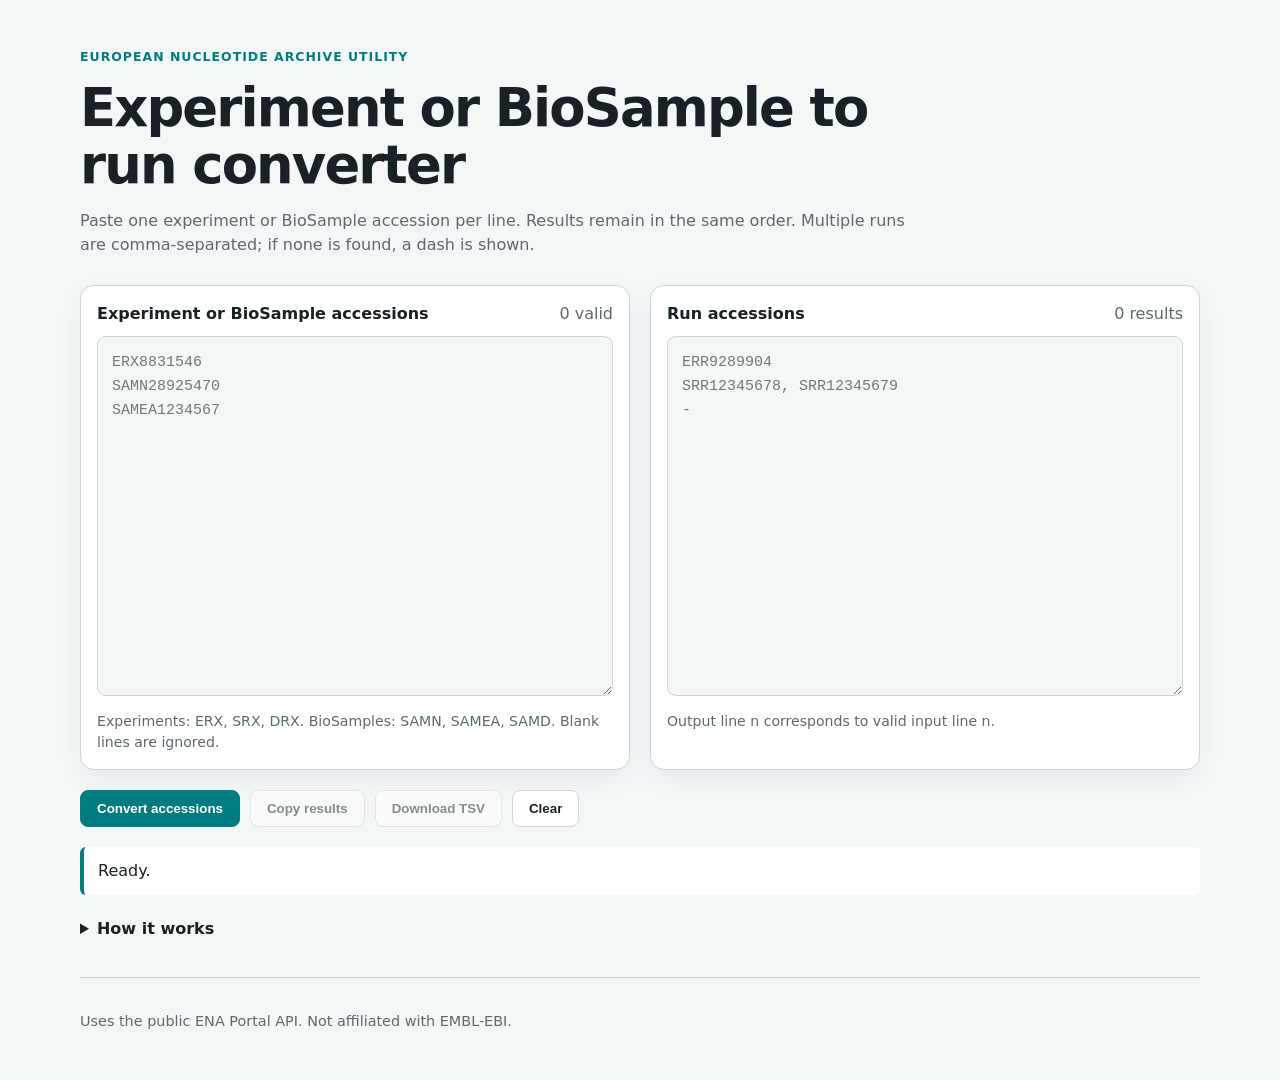
<file: index.html>
<!doctype html>
<html lang="en"><head><meta charset="utf-8"><meta name="viewport" content="width=device-width,initial-scale=1"><meta name="description" content="Convert ENA experiment and BioSample accessions to run accessions."><title>ENA Accession to Run Converter</title><link rel="stylesheet" href="styles.css"></head>
<body><main class="shell"><header><p class="eyebrow">European Nucleotide Archive utility</p><h1>Experiment or BioSample to run converter</h1><p class="intro">Paste one experiment or BioSample accession per line. Results remain in the same order. Multiple runs are comma-separated; if none is found, a dash is shown.</p></header>
<section class="converter" aria-label="ENA accession converter"><div class="field"><div class="field-heading"><label for="accessions">Experiment or BioSample accessions</label><span id="input-count">0 valid</span></div><textarea id="accessions" spellcheck="false" placeholder="ERX8831546&#10;SAMN28925470&#10;SAMEA1234567" aria-describedby="input-help"></textarea><p id="input-help" class="help">Experiments: ERX, SRX, DRX. BioSamples: SAMN, SAMEA, SAMD. Blank lines are ignored.</p></div>
<div class="field"><div class="field-heading"><label for="runs">Run accessions</label><span id="result-count">0 results</span></div><textarea id="runs" readonly placeholder="ERR9289904&#10;SRR12345678, SRR12345679&#10;-"></textarea><p class="help">Output line n corresponds to valid input line n.</p></div></section>
<div class="actions"><button id="convert" class="primary" type="button">Convert accessions</button><button id="copy" type="button" disabled>Copy results</button><button id="download" type="button" disabled>Download TSV</button><button id="clear" type="button">Clear</button></div><div id="status" class="status" role="status" aria-live="polite">Ready.</div>
<details><summary>How it works</summary><p>The page queries the official ENA Portal API directly. Experiment and BioSample inputs are queried separately and then restored to the original mixed input order. It does not scrape ENA web pages.</p></details><footer><p>Uses the public ENA Portal API. Not affiliated with EMBL-EBI.</p></footer></main><script src="app.js" defer></script></body></html>
</file>
<file: styles.css>
:root{color-scheme:light dark;--bg:#f4f7f8;--panel:#fff;--text:#172126;--muted:#5b6970;--line:#cbd5d9;--brand:#007c80;--brand-hover:#00676a;--focus:#ffb000;--error-bg:#fff0f0;--error:#a12020;--ok-bg:#eaf8f3;--ok:#176446}*{box-sizing:border-box}body{margin:0;background:var(--bg);color:var(--text);font:16px/1.5 system-ui,-apple-system,BlinkMacSystemFont,"Segoe UI",sans-serif}.shell{width:min(1120px,calc(100% - 32px));margin:48px auto}header{max-width:850px;margin-bottom:28px}.eyebrow{color:var(--brand);font-weight:700;letter-spacing:.08em;text-transform:uppercase;font-size:.78rem}h1{margin:4px 0 10px;font-size:clamp(2rem,5vw,3.3rem);line-height:1.08;letter-spacing:-.035em}.intro,.help,footer{color:var(--muted)}.converter{display:grid;grid-template-columns:1fr 1fr;gap:20px}.field{background:var(--panel);border:1px solid var(--line);border-radius:14px;padding:16px;box-shadow:0 8px 25px rgb(20 50 60/6%)}.field-heading{display:flex;justify-content:space-between;gap:16px;margin-bottom:10px}label{font-weight:700}.field-heading span{color:var(--muted);font-variant-numeric:tabular-nums}textarea{width:100%;min-height:360px;resize:vertical;border:1px solid var(--line);border-radius:9px;padding:14px;background:var(--bg);color:var(--text);font:15px/1.6 ui-monospace,SFMono-Regular,Consolas,monospace}textarea:focus,button:focus-visible,summary:focus-visible{outline:3px solid var(--focus);outline-offset:2px}.help{margin:8px 0 0;font-size:.88rem}.actions{display:flex;flex-wrap:wrap;gap:10px;margin:20px 0}button{border:1px solid var(--line);border-radius:8px;padding:10px 16px;background:var(--panel);color:var(--text);font-weight:650;cursor:pointer}button:hover:not(:disabled){border-color:var(--brand)}button.primary{background:var(--brand);border-color:var(--brand);color:#fff}button.primary:hover:not(:disabled){background:var(--brand-hover)}button:disabled{opacity:.5;cursor:not-allowed}.status{padding:12px 14px;border-left:4px solid var(--brand);background:var(--panel);border-radius:6px}.status.error{color:var(--error);background:var(--error-bg);border-color:var(--error)}.status.success{color:var(--ok);background:var(--ok-bg);border-color:var(--ok)}details{margin-top:22px}summary{cursor:pointer;font-weight:700}footer{border-top:1px solid var(--line);margin-top:36px;padding-top:18px;font-size:.9rem}@media(max-width:720px){.shell{margin:28px auto}.converter{grid-template-columns:1fr}textarea{min-height:240px}}@media(prefers-color-scheme:dark){:root{--bg:#101719;--panel:#182226;--text:#f1f6f7;--muted:#aab8bd;--line:#3b4a50;--brand:#42c8c9;--brand-hover:#168f92;--error-bg:#351d1d;--error:#ffb3b3;--ok-bg:#143126;--ok:#a6e7ca}button.primary{color:#071415}}
</file>
